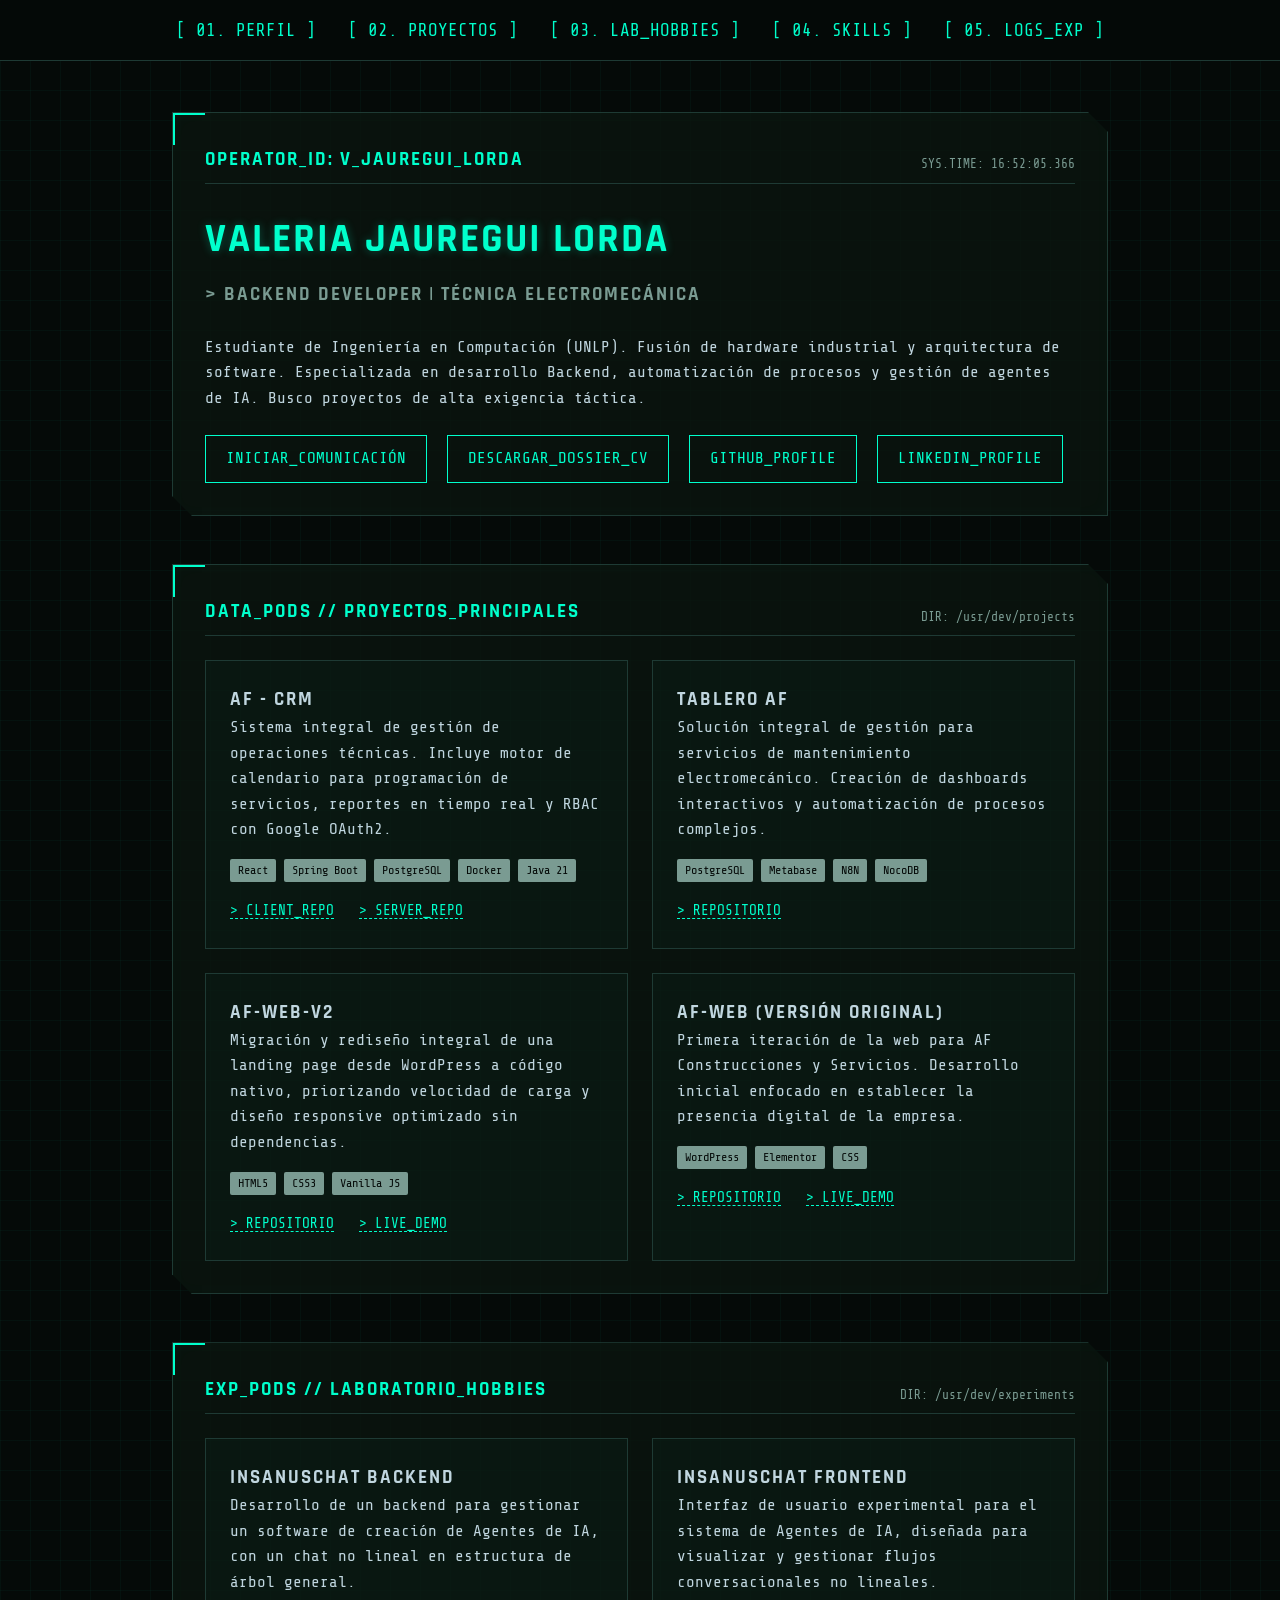
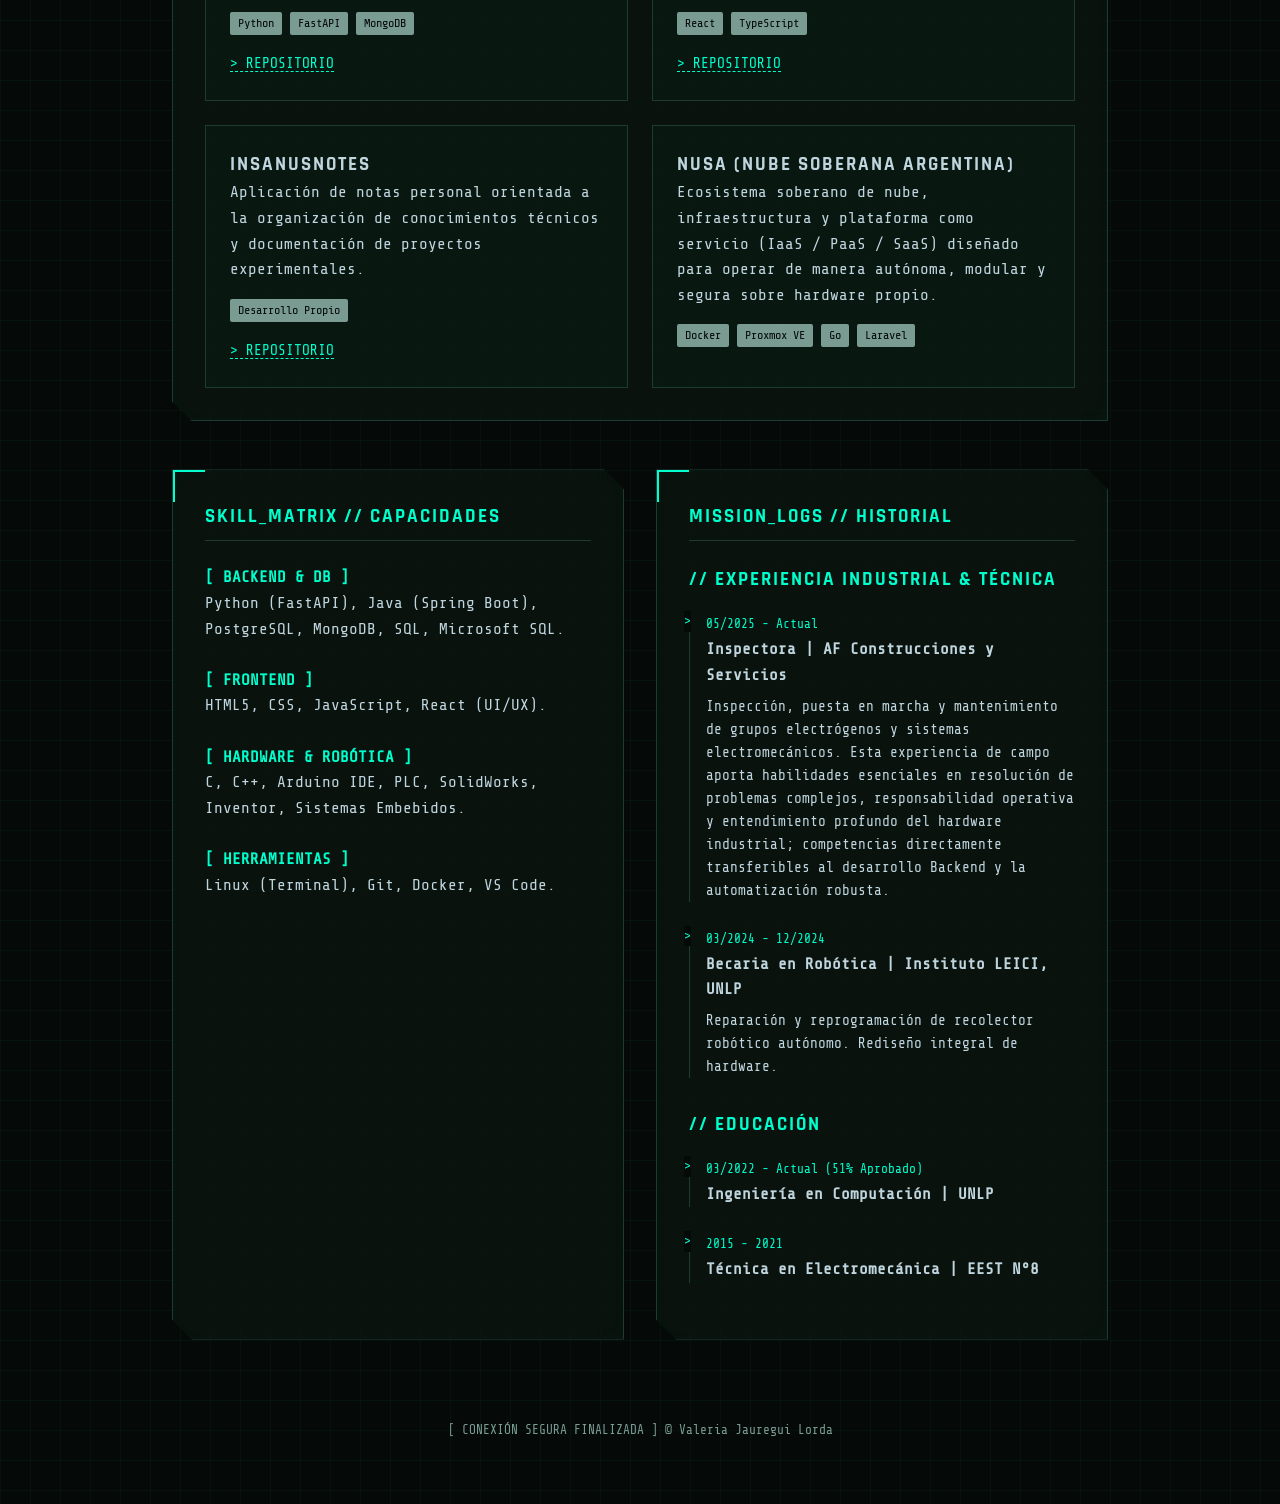
<file: index.html>
<!DOCTYPE html>
<html lang="es">

<head>
    <meta charset="UTF-8">
    <meta name="viewport" content="width=device-width, initial-scale=1.0">
    <title>Valeria Jauregui Lorda | Backend & Hardware</title>
    <link rel="icon" href="favicon.png" type="image/png">
    <link href="https://fonts.googleapis.com/css2?family=Share+Tech+Mono&family=Rajdhani:wght@500;600;700&display=swap"
        rel="stylesheet">

    <style>
        /* VARIABLES TÁCTICAS (Paleta GITS) */
        :root {
            --bg-color: #050a08;
            /* Negro verdoso profundo */
            --panel-bg: rgba(10, 20, 15, 0.85);
            --border-color: #1E3A34;
            --main-cyan: #00FFCC;
            /* Color principal HUD */
            --alert-red: #FF3366;
            --text-muted: #7A9B92;
            --text-light: #C0D6DF;
        }

        /* RESET Y BASE */
        * {
            margin: 0;
            padding: 0;
            box-sizing: border-box;
            scrollbar-width: thin;
            scrollbar-color: var(--main-cyan) var(--bg-color);
        }

        body {
            background-color: var(--bg-color);
            color: var(--text-light);
            font-family: 'Share Tech Mono', monospace;
            line-height: 1.6;
            background-image:
                linear-gradient(rgba(0, 255, 204, 0.03) 1px, transparent 1px),
                linear-gradient(90deg, rgba(0, 255, 204, 0.03) 1px, transparent 1px);
            background-size: 30px 30px;
            /* Cuadrícula táctica sutil */
        }

        h1,
        h2,
        h3 {
            font-family: 'Rajdhani', sans-serif;
            text-transform: uppercase;
            letter-spacing: 2px;
            color: var(--main-cyan);
        }

        a {
            color: var(--main-cyan);
            text-decoration: none;
            transition: 0.3s;
        }

        a:hover {
            color: var(--alert-red);
            text-shadow: 0 0 8px var(--alert-red);
        }

        /* NAVEGACIÓN CONTINUA (MoureDev Req) */
        nav {
            position: fixed;
            top: 0;
            width: 100%;
            background: rgba(5, 10, 8, 0.95);
            border-bottom: 1px solid var(--border-color);
            display: flex;
            justify-content: center;
            gap: 2rem;
            padding: 1rem;
            z-index: 1000;
            backdrop-filter: blur(5px);
        }

        nav a {
            font-size: 1.1rem;
            text-transform: uppercase;
        }

        /* CONTENEDOR PRINCIPAL */
        .container {
            max-width: 1000px;
            margin: 80px auto 0;
            padding: 2rem;
            display: flex;
            flex-direction: column;
            gap: 3rem;
        }

        /* PANELES HUD */
        .hud-panel {
            background: var(--panel-bg);
            border: 1px solid var(--border-color);
            padding: 2rem;
            position: relative;
            /* Esquinas cortadas estilo Cyberpunk */
            clip-path: polygon(0 0, calc(100% - 20px) 0, 100% 20px, 100% 100%, 20px 100%, 0 calc(100% - 20px));
            box-shadow: inset 0 0 20px rgba(0, 255, 204, 0.02);
        }

        /* Detalles de las esquinas del HUD */
        .hud-panel::before {
            content: '';
            position: absolute;
            top: 0;
            left: 0;
            width: 30px;
            height: 30px;
            border-top: 2px solid var(--main-cyan);
            border-left: 2px solid var(--main-cyan);
        }

        .panel-header {
            border-bottom: 1px solid var(--border-color);
            padding-bottom: 0.5rem;
            margin-bottom: 1.5rem;
            display: flex;
            justify-content: space-between;
            align-items: flex-end;
        }

        .sys-id {
            font-size: 0.8rem;
            color: var(--text-muted);
        }

        /* SECCIÓN HERO / SOBRE MÍ */
        .hero-section {
            display: flex;
            flex-direction: column;
            gap: 1.5rem;
            align-items: flex-start;
        }

        .hero-title h1 {
            font-size: 2.5rem;
            margin-bottom: 0.5rem;
            text-shadow: 0 0 10px rgba(0, 255, 204, 0.3);
        }

        .hero-title h2 {
            font-size: 1.2rem;
            color: var(--text-muted);
            margin-bottom: 1.5rem;
        }

        .btn-tactico {
            display: inline-block;
            padding: 10px 20px;
            border: 1px solid var(--main-cyan);
            color: var(--main-cyan);
            background: transparent;
            cursor: pointer;
            text-transform: uppercase;
            font-family: 'Share Tech Mono';
            transition: 0.2s;
            margin-right: 10px;
        }

        .btn-tactico:hover {
            background: var(--main-cyan);
            color: #000;
            box-shadow: 0 0 15px var(--main-cyan);
        }

        /* ESTRUCTURA DE COLUMNAS (Para Skills y Experiencia) */
        .grid-2 {
            display: grid;
            grid-template-columns: 1fr 1fr;
            gap: 2rem;
        }

        /* TARJETAS DE PROYECTOS */
        .project-grid {
            display: grid;
            grid-template-columns: repeat(auto-fit, minmax(300px, 1fr));
            gap: 1.5rem;
        }

        .project-card {
            border: 1px solid var(--border-color);
            padding: 1.5rem;
            background: rgba(0, 255, 204, 0.02);
            transition: 0.3s;
        }

        .project-card:hover {
            border-color: var(--main-cyan);
            background: rgba(0, 255, 204, 0.05);
        }

        .project-tech {
            display: flex;
            flex-wrap: wrap;
            gap: 0.5rem;
            margin: 1rem 0;
        }

        .tech-tag {
            font-size: 0.75rem;
            color: var(--bg-color);
            background: var(--text-muted);
            padding: 2px 8px;
            border-radius: 2px;
        }

        .project-links a {
            margin-right: 1rem;
            font-size: 0.9rem;
            border-bottom: 1px dashed var(--main-cyan);
        }

        /* LISTAS (Experiencia) */
        .timeline-item {
            margin-bottom: 1.5rem;
            border-left: 1px solid var(--border-color);
            padding-left: 1rem;
            position: relative;
        }

        .timeline-item::before {
            content: '>';
            position: absolute;
            left: -6px;
            top: 0;
            color: var(--main-cyan);
            background: var(--bg-color);
            font-size: 0.8rem;
        }

        .timeline-date {
            font-size: 0.8rem;
            color: var(--main-cyan);
        }

        /* Responsive */
        @media (max-width: 768px) {

            .grid-2 {
                grid-template-columns: 1fr;
            }

            nav {
                flex-wrap: wrap;
                gap: 0.5rem;
                padding: 0.5rem;
            }

            nav a {
                font-size: 0.9rem;
            }

            .container {
                padding: 1rem;
                margin-top: 120px;
            }

            .hud-panel {
                padding: 1.5rem;
            }

            .hero-title h1 {
                font-size: 2rem;
            }

            .btn-tactico {
                width: 100%;
                text-align: center;
                margin-right: 0;
            }
        }
    </style>
</head>

<body>

    <nav>
        <a href="#perfil">[ 01. PERFIL ]</a>
        <a href="#proyectos">[ 02. PROYECTOS ]</a>
        <a href="#hobbies">[ 03. LAB_HOBBIES ]</a>
        <a href="#skills">[ 04. SKILLS ]</a>
        <a href="#experiencia">[ 05. LOGS_EXP ]</a>
    </nav>

    <div class="container">

        <section id="perfil" class="hud-panel">
            <div class="panel-header">
                <h3>OPERATOR_ID: V_JAUREGUI_LORDA</h3>
                <span class="sys-id" id="sys-time">SYS.TIME: --:--:--</span>
            </div>
            <div class="hero-section">
                <div class="hero-title">
                    <h1>Valeria Jauregui Lorda</h1>
                    <h2>&gt; Backend Developer | Técnica Electromecánica</h2>
                    <p style="margin-bottom: 1.5rem;">
                        Estudiante de Ingeniería en Computación (UNLP). Fusión de hardware industrial y arquitectura de
                        software. Especializada en desarrollo Backend, automatización de procesos y gestión de agentes
                        de IA. Busco proyectos de alta exigencia táctica.
                    </p>
                    <div style="display: flex; flex-wrap: wrap; gap: 10px;">
                        <a href="mailto:valejlorda@insanustech.com.ar" class="btn-tactico">INICIAR_COMUNICACIÓN</a>
                        <a href="Valeria-Jauregui-Lorda-CV.pdf" target="_blank" class="btn-tactico">DESCARGAR_DOSSIER_CV</a>
                        <a href="https://github.com/ValeryJL" target="_blank" class="btn-tactico">GITHUB_PROFILE</a>
                        <a href="https://linkedin.com/in/ValeryJL/" target="_blank"
                            class="btn-tactico">LINKEDIN_PROFILE</a>
                    </div>
                </div>
            </div>
        </section>

        <section id="proyectos" class="hud-panel">
            <div class="panel-header">
                <h3>DATA_PODS // PROYECTOS_PRINCIPALES</h3>
                <span class="sys-id">DIR: /usr/dev/projects</span>
            </div>

            <div class="project-grid">

                <div class="project-card">
              	    <h3 style="color: var(--text-light)">AF - CRM</h3>
                    <p>Sistema integral de gestión de operaciones técnicas. Incluye motor 
			            de calendario para programación de servicios, reportes en tiempo real y RBAC con Google OAuth2.</p>
                    <div class="project-tech">
                    	<span class="tech-tag">React</span>
                	    <span class="tech-tag">Spring Boot</span>
                	    <span class="tech-tag">PostgreSQL</span>
                	    <span class="tech-tag">Docker</span>
                	    <span class="tech-tag">Java 21</span>
              	    </div>
              	    <div class="project-links">
                	    <a href="https://github.com/ValeryJL/af-crm-client" target="_blank">&gt; CLIENT_REPO</a>
                	    <a href="https://github.com/ValeryJL/af-crm-server" target="_blank">&gt; SERVER_REPO</a>
                    </div>
            	</div>
                
                <div class="project-card">
                    <h3 style="color: var(--text-light)">Tablero AF</h3>
                    <p>Solución integral de gestión para servicios de mantenimiento electromecánico. Creación de
                        dashboards interactivos y automatización de procesos complejos.</p>
                    <div class="project-tech">
                        <span class="tech-tag">PostgreSQL</span>
                        <span class="tech-tag">Metabase</span>
                        <span class="tech-tag">N8N</span>
                        <span class="tech-tag">NocoDB</span>
                    </div>
                    <div class="project-links">
                        <a href="https://github.com/ValeryJL/AF" target="_blank">&gt; REPOSITORIO</a>
                    </div>
                </div>

                <div class="project-card">
                    <h3 style="color: var(--text-light)">AF-web-v2</h3>
                    <p>Migración y rediseño integral de una landing page desde WordPress a código nativo, priorizando
                        velocidad de carga y diseño responsive optimizado sin dependencias.</p>
                    <div class="project-tech">
                        <span class="tech-tag">HTML5</span>
                        <span class="tech-tag">CSS3</span>
                        <span class="tech-tag">Vanilla JS</span>
                    </div>
                    <div class="project-links">
                        <a href="https://github.com/ValeryJL/AF-web-v2" target="_blank">&gt; REPOSITORIO</a>
                        <a href="https://af.valeryjl.com.ar/" target="_blank">&gt; LIVE_DEMO</a>
                    </div>
                </div>

                <div class="project-card">
                    <h3 style="color: var(--text-light)">AF-web (Versión Original)</h3>
                    <p>Primera iteración de la web para AF Construcciones y Servicios. Desarrollo inicial enfocado en
                        establecer la presencia digital de la empresa.</p>
                    <div class="project-tech">
                        <span class="tech-tag">WordPress</span>
                        <span class="tech-tag">Elementor</span>
                        <span class="tech-tag">CSS</span>
                    </div>
                    <div class="project-links">
                        <a href="https://github.com/ValeryJL/AF-web" target="_blank">&gt; REPOSITORIO</a>
                        <a href="https://afconstruccionesyservicios.com.ar/" target="_blank">&gt; LIVE_DEMO</a>
                    </div>
                </div>

            </div>
        </section>

        <section id="hobbies" class="hud-panel">
            <div class="panel-header">
                <h3>EXP_PODS // LABORATORIO_HOBBIES</h3>
                <span class="sys-id">DIR: /usr/dev/experiments</span>
            </div>

            <div class="project-grid">
                <div class="project-card">
                    <h3 style="color: var(--text-light)">InsanusChat Backend</h3>
                    <p>Desarrollo de un backend para gestionar un software de creación de Agentes de IA, con un chat no
                        lineal en estructura de árbol general.</p>
                    <div class="project-tech">
                        <span class="tech-tag">Python</span>
                        <span class="tech-tag">FastAPI</span>
                        <span class="tech-tag">MongoDB</span>
                    </div>
                    <div class="project-links">
                        <a href="https://github.com/ValeryJL/InsanusChat_Backend" target="_blank">&gt; REPOSITORIO</a>
                    </div>
                </div>

                <div class="project-card">
                    <h3 style="color: var(--text-light)">InsanusChat Frontend</h3>
                    <p>Interfaz de usuario experimental para el sistema de Agentes de IA, diseñada para visualizar y
                        gestionar flujos conversacionales no lineales.</p>
                    <div class="project-tech">
                        <span class="tech-tag">React</span>
                        <span class="tech-tag">TypeScript</span>
                    </div>
                    <div class="project-links">
                        <a href="https://github.com/ValeryJL/InsanusChat_Frontend" target="_blank">&gt; REPOSITORIO</a>
                    </div>
                </div>

                <div class="project-card">
                    <h3 style="color: var(--text-light)">InsanusNotes</h3>
                    <p>Aplicación de notas personal orientada a la organización de conocimientos técnicos y
                        documentación de proyectos experimentales.</p>
                    <div class="project-tech">
                        <span class="tech-tag">Desarrollo Propio</span>
                    </div>
                    <div class="project-links">
                        <a href="https://github.com/ValeryJL/InsanusNotes" target="_blank">&gt; REPOSITORIO</a>
                    </div>
                </div>

                <div class="project-card">
                    <h3 style="color: var(--text-light)">NuSA (Nube Soberana Argentina)</h3>
                    <p>Ecosistema soberano de nube, infraestructura y plataforma como servicio (IaaS / PaaS / SaaS) diseñado para operar de manera autónoma, modular y segura sobre hardware propio.</p>
                    <div class="project-tech">
                        <span class="tech-tag">Docker</span>
                        <span class="tech-tag">Proxmox VE</span>
                        <span class="tech-tag">Go</span>
                        <span class="tech-tag">Laravel</span>
                    </div>
                </div>
            </div>
        </section>

        <div class="grid-2">

            <section id="skills" class="hud-panel">
                <div class="panel-header">
                    <h3>SKILL_MATRIX // CAPACIDADES</h3>
                </div>
                <div>
                    <p><strong style="color:var(--main-cyan)">[ BACKEND & DB ]</strong><br>
                        Python (FastAPI), Java (Spring Boot), PostgreSQL, MongoDB, SQL, Microsoft SQL.</p><br>

                    <p><strong style="color:var(--main-cyan)">[ FRONTEND ]</strong><br>
                        HTML5, CSS, JavaScript, React (UI/UX).</p><br>

                    <p><strong style="color:var(--main-cyan)">[ HARDWARE & ROBÓTICA ]</strong><br>
                        C, C++, Arduino IDE, PLC, SolidWorks, Inventor, Sistemas Embebidos.</p><br>

                    <p><strong style="color:var(--main-cyan)">[ HERRAMIENTAS ]</strong><br>
                        Linux (Terminal), Git, Docker, VS Code.</p>
                </div>
            </section>

            <section id="experiencia" class="hud-panel">
                <div class="panel-header">
                    <h3>MISSION_LOGS // HISTORIAL</h3>
                </div>

                <h3 style="margin-bottom: 1rem;">// EXPERIENCIA INDUSTRIAL & TÉCNICA</h3>
                <div class="timeline-item">
                    <span class="timeline-date">05/2025 - Actual</span>
                    <h4>Inspectora | AF Construcciones y Servicios</h4>
                    <p style="font-size: 0.9rem; margin-top: 0.4rem;">Inspección, puesta en marcha y mantenimiento de
                        grupos electrógenos y sistemas electromecánicos. Esta experiencia de campo aporta habilidades
                        esenciales en resolución de problemas complejos, responsabilidad operativa y entendimiento
                        profundo del hardware industrial; competencias directamente transferibles al desarrollo Backend
                        y la automatización robusta.</p>
                </div>
                <div class="timeline-item">
                    <span class="timeline-date">03/2024 - 12/2024</span>
                    <h4>Becaria en Robótica | Instituto LEICI, UNLP</h4>
                    <p style="font-size: 0.9rem; margin-top: 0.4rem;">Reparación y reprogramación de recolector robótico
                        autónomo. Rediseño integral de hardware.</p>
                </div>

                <h3 style="margin-bottom: 1rem; margin-top: 2rem;">// EDUCACIÓN</h3>
                <div class="timeline-item">
                    <span class="timeline-date">03/2022 - Actual (51% Aprobado)</span>
                    <h4>Ingeniería en Computación | UNLP</h4>
                </div>
                <div class="timeline-item">
                    <span class="timeline-date">2015 - 2021</span>
                    <h4>Técnica en Electromecánica | EEST N°8</h4>
                </div>
            </section>

        </div>

        <footer style="text-align: center; padding: 2rem; color: var(--text-muted); font-size: 0.8rem;">
            [ CONEXIÓN SEGURA FINALIZADA ] &copy; Valeria Jauregui Lorda
        </footer>

    </div>

    <script>
        // Actualiza el reloj del sistema para darle inmersión
        function updateTime() {
            const now = new Date();
            const timeString = now.toLocaleTimeString('es-AR', { hour12: false });
            const ms = now.getMilliseconds().toString().padStart(3, '0');
            document.getElementById('sys-time').innerText = `SYS.TIME: ${timeString}.${ms}`;
        }
        setInterval(updateTime, 50);

        // Scroll suave al hacer clic en los enlaces de la navbar
        document.querySelectorAll('nav a').forEach(anchor => {
            anchor.addEventListener('click', function (e) {
                e.preventDefault();
                const targetId = this.getAttribute('href');
                const targetElement = document.querySelector(targetId);
                // Ajuste para que la navbar fija no tape el título
                window.scrollTo({
                    top: targetElement.offsetTop - 100,
                    behavior: 'smooth'
                });
            });
        });
    </script>
</body>

</html>
</file>
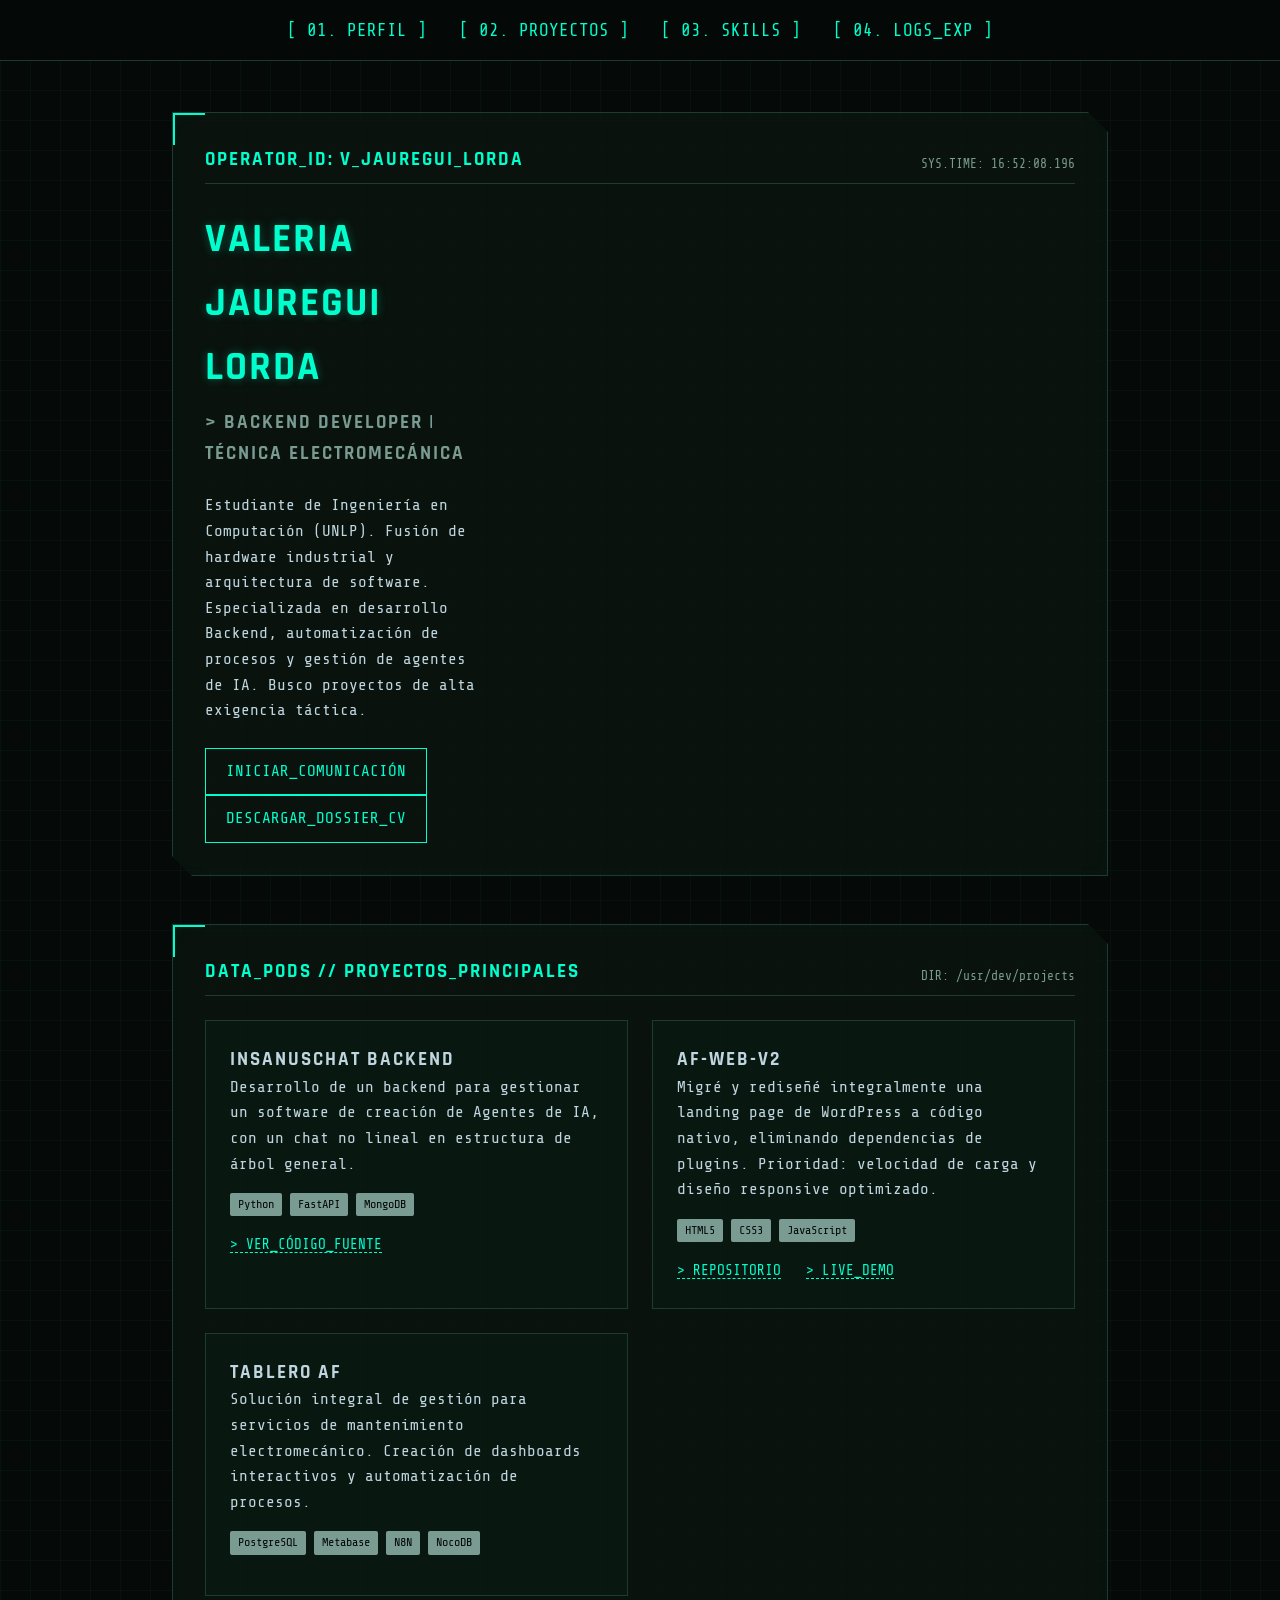
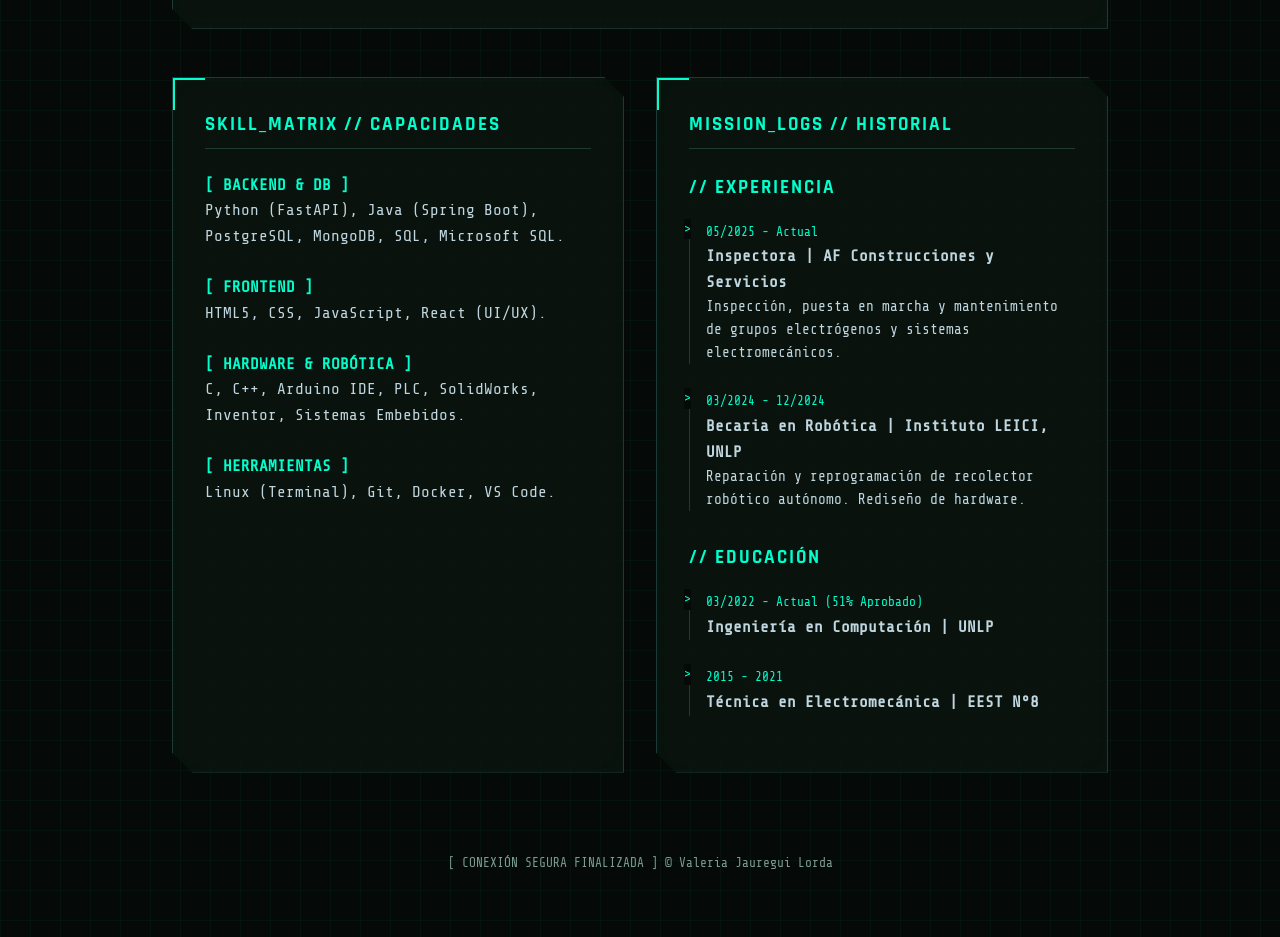
<file: modelo.html>
<!DOCTYPE html>
<html lang="es">
<head>
    <meta charset="UTF-8">
    <meta name="viewport" content="width=device-width, initial-scale=1.0">
    <title>Valeria Jauregui Lorda | Backend & Hardware</title>
    <link href="https://fonts.googleapis.com/css2?family=Share+Tech+Mono&family=Rajdhani:wght@500;600;700&display=swap" rel="stylesheet">
    
    <style>
        /* VARIABLES TÁCTICAS (Paleta GITS) */
        :root {
            --bg-color: #050a08; /* Negro verdoso profundo */
            --panel-bg: rgba(10, 20, 15, 0.85);
            --border-color: #1E3A34;
            --main-cyan: #00FFCC; /* Color principal HUD */
            --alert-red: #FF3366;
            --text-muted: #7A9B92;
            --text-light: #C0D6DF;
        }

        /* RESET Y BASE */
        * {
            margin: 0; padding: 0; box-sizing: border-box;
            scrollbar-width: thin; scrollbar-color: var(--main-cyan) var(--bg-color);
        }
        
        body {
            background-color: var(--bg-color);
            color: var(--text-light);
            font-family: 'Share Tech Mono', monospace;
            line-height: 1.6;
            background-image: 
                linear-gradient(rgba(0, 255, 204, 0.03) 1px, transparent 1px),
                linear-gradient(90deg, rgba(0, 255, 204, 0.03) 1px, transparent 1px);
            background-size: 30px 30px; /* Cuadrícula táctica sutil */
        }

        h1, h2, h3 { font-family: 'Rajdhani', sans-serif; text-transform: uppercase; letter-spacing: 2px; color: var(--main-cyan); }
        a { color: var(--main-cyan); text-decoration: none; transition: 0.3s; }
        a:hover { color: var(--alert-red); text-shadow: 0 0 8px var(--alert-red); }

        /* NAVEGACIÓN CONTINUA (MoureDev Req) */
        nav {
            position: fixed; top: 0; width: 100%;
            background: rgba(5, 10, 8, 0.95);
            border-bottom: 1px solid var(--border-color);
            display: flex; justify-content: center; gap: 2rem;
            padding: 1rem; z-index: 1000;
            backdrop-filter: blur(5px);
        }
        nav a { font-size: 1.1rem; text-transform: uppercase; }

        /* CONTENEDOR PRINCIPAL */
        .container { max-width: 1000px; margin: 80px auto 0; padding: 2rem; display: flex; flex-direction: column; gap: 3rem; }

        /* PANELES HUD */
        .hud-panel {
            background: var(--panel-bg);
            border: 1px solid var(--border-color);
            padding: 2rem;
            position: relative;
            /* Esquinas cortadas estilo Cyberpunk */
            clip-path: polygon(0 0, calc(100% - 20px) 0, 100% 20px, 100% 100%, 20px 100%, 0 calc(100% - 20px));
            box-shadow: inset 0 0 20px rgba(0, 255, 204, 0.02);
        }
        
        /* Detalles de las esquinas del HUD */
        .hud-panel::before {
            content: ''; position: absolute; top: 0; left: 0; width: 30px; height: 30px;
            border-top: 2px solid var(--main-cyan); border-left: 2px solid var(--main-cyan);
        }

        .panel-header {
            border-bottom: 1px solid var(--border-color);
            padding-bottom: 0.5rem; margin-bottom: 1.5rem;
            display: flex; justify-content: space-between; align-items: flex-end;
        }
        .sys-id { font-size: 0.8rem; color: var(--text-muted); }

        /* SECCIÓN HERO / SOBRE MÍ */
        .hero-section { display: grid; grid-template-columns: 1fr 2fr; gap: 2rem; align-items: center; }
        .hero-title h1 { font-size: 2.5rem; margin-bottom: 0.5rem; text-shadow: 0 0 10px rgba(0,255,204,0.3); }
        .hero-title h2 { font-size: 1.2rem; color: var(--text-muted); margin-bottom: 1.5rem; }
        
        .btn-tactico {
            display: inline-block; padding: 10px 20px;
            border: 1px solid var(--main-cyan); color: var(--main-cyan);
            background: transparent; cursor: pointer; text-transform: uppercase;
            font-family: 'Share Tech Mono'; transition: 0.2s;
            margin-right: 10px;
        }
        .btn-tactico:hover { background: var(--main-cyan); color: #000; box-shadow: 0 0 15px var(--main-cyan); }

        /* ESTRUCTURA DE COLUMNAS (Para Skills y Experiencia) */
        .grid-2 { display: grid; grid-template-columns: 1fr 1fr; gap: 2rem; }

        /* TARJETAS DE PROYECTOS */
        .project-grid { display: grid; grid-template-columns: repeat(auto-fit, minmax(300px, 1fr)); gap: 1.5rem; }
        .project-card {
            border: 1px solid var(--border-color); padding: 1.5rem;
            background: rgba(0, 255, 204, 0.02); transition: 0.3s;
        }
        .project-card:hover { border-color: var(--main-cyan); background: rgba(0, 255, 204, 0.05); }
        .project-tech { display: flex; flex-wrap: wrap; gap: 0.5rem; margin: 1rem 0; }
        .tech-tag {
            font-size: 0.75rem; color: var(--bg-color); background: var(--text-muted);
            padding: 2px 8px; border-radius: 2px;
        }
        .project-links a { margin-right: 1rem; font-size: 0.9rem; border-bottom: 1px dashed var(--main-cyan); }

        /* LISTAS (Experiencia) */
        .timeline-item { margin-bottom: 1.5rem; border-left: 1px solid var(--border-color); padding-left: 1rem; position: relative;}
        .timeline-item::before {
            content: '>'; position: absolute; left: -6px; top: 0; color: var(--main-cyan); background: var(--bg-color); font-size: 0.8rem;
        }
        .timeline-date { font-size: 0.8rem; color: var(--main-cyan); }

        /* Responsive */
        @media (max-width: 768px) {
            .hero-section, .grid-2 { grid-template-columns: 1fr; }
            nav { flex-wrap: wrap; gap: 1rem; }
        }
    </style>
</head>
<body>

    <nav>
        <a href="#perfil">[ 01. PERFIL ]</a>
        <a href="#proyectos">[ 02. PROYECTOS ]</a>
        <a href="#skills">[ 03. SKILLS ]</a>
        <a href="#experiencia">[ 04. LOGS_EXP ]</a>
    </nav>

    <div class="container">

        <section id="perfil" class="hud-panel">
            <div class="panel-header">
                <h3>OPERATOR_ID: V_JAUREGUI_LORDA</h3>
                <span class="sys-id" id="sys-time">SYS.TIME: --:--:--</span>
            </div>
            <div class="hero-section">
                <div class="hero-title">
                    <h1>Valeria Jauregui Lorda</h1>
                    <h2>&gt; Backend Developer | Técnica Electromecánica</h2>
                    <p style="margin-bottom: 1.5rem;">
                        Estudiante de Ingeniería en Computación (UNLP). Fusión de hardware industrial y arquitectura de software. Especializada en desarrollo Backend, automatización de procesos y gestión de agentes de IA. Busco proyectos de alta exigencia táctica.
                    </p>
                    <a href="mailto:valejlorda@gmail.com" class="btn-tactico">INICIAR_COMUNICACIÓN</a>
                    <a href="ruta-a-tu-cv.pdf" target="_blank" class="btn-tactico">DESCARGAR_DOSSIER_CV</a>
                </div>
            </div>
        </section>

        <section id="proyectos" class="hud-panel">
            <div class="panel-header">
                <h3>DATA_PODS // PROYECTOS_PRINCIPALES</h3>
                <span class="sys-id">DIR: /usr/dev/projects</span>
            </div>
            
            <div class="project-grid">
                <div class="project-card">
                    <h3 style="color: var(--text-light)">InsanusChat Backend</h3>
                    <p>Desarrollo de un backend para gestionar un software de creación de Agentes de IA, con un chat no lineal en estructura de árbol general.</p>
                    <div class="project-tech">
                        <span class="tech-tag">Python</span>
                        <span class="tech-tag">FastAPI</span>
                        <span class="tech-tag">MongoDB</span>
                    </div>
                    <div class="project-links">
                        <a href="https://github.com/ValeryJL/InsanusChat_Backend" target="_blank">&gt; VER_CÓDIGO_FUENTE</a>
                    </div>
                </div>

                <div class="project-card">
                    <h3 style="color: var(--text-light)">AF-web-v2</h3>
                    <p>Migré y rediseñé integralmente una landing page de WordPress a código nativo, eliminando dependencias de plugins. Prioridad: velocidad de carga y diseño responsive optimizado.</p>
                    <div class="project-tech">
                        <span class="tech-tag">HTML5</span>
                        <span class="tech-tag">CSS3</span>
                        <span class="tech-tag">JavaScript</span>
                    </div>
                    <div class="project-links">
                        <a href="https://github.com/ValeryJL/AF-web-v2" target="_blank">&gt; REPOSITORIO</a>
                        <a href="https://valeryjl.github.io/AF-web-v2/" target="_blank">&gt; LIVE_DEMO</a>
                    </div>
                </div>

                <div class="project-card">
                    <h3 style="color: var(--text-light)">Tablero AF</h3>
                    <p>Solución integral de gestión para servicios de mantenimiento electromecánico. Creación de dashboards interactivos y automatización de procesos.</p>
                    <div class="project-tech">
                        <span class="tech-tag">PostgreSQL</span>
                        <span class="tech-tag">Metabase</span>
                        <span class="tech-tag">N8N</span>
                        <span class="tech-tag">NocoDB</span>
                    </div>
                </div>
            </div>
        </section>

        <div class="grid-2">
            
            <section id="skills" class="hud-panel">
                <div class="panel-header">
                    <h3>SKILL_MATRIX // CAPACIDADES</h3>
                </div>
                <div>
                    <p><strong style="color:var(--main-cyan)">[ BACKEND & DB ]</strong><br>
                    Python (FastAPI), Java (Spring Boot), PostgreSQL, MongoDB, SQL, Microsoft SQL.</p><br>
                    
                    <p><strong style="color:var(--main-cyan)">[ FRONTEND ]</strong><br>
                    HTML5, CSS, JavaScript, React (UI/UX).</p><br>
                    
                    <p><strong style="color:var(--main-cyan)">[ HARDWARE & ROBÓTICA ]</strong><br>
                    C, C++, Arduino IDE, PLC, SolidWorks, Inventor, Sistemas Embebidos.</p><br>

                    <p><strong style="color:var(--main-cyan)">[ HERRAMIENTAS ]</strong><br>
                    Linux (Terminal), Git, Docker, VS Code.</p>
                </div>
            </section>

            <section id="experiencia" class="hud-panel">
                <div class="panel-header">
                    <h3>MISSION_LOGS // HISTORIAL</h3>
                </div>
                
                <h3 style="margin-bottom: 1rem;">// EXPERIENCIA</h3>
                <div class="timeline-item">
                    <span class="timeline-date">05/2025 - Actual</span>
                    <h4>Inspectora | AF Construcciones y Servicios</h4>
                    <p style="font-size: 0.9rem">Inspección, puesta en marcha y mantenimiento de grupos electrógenos y sistemas electromecánicos.</p>
                </div>
                <div class="timeline-item">
                    <span class="timeline-date">03/2024 - 12/2024</span>
                    <h4>Becaria en Robótica | Instituto LEICI, UNLP</h4>
                    <p style="font-size: 0.9rem">Reparación y reprogramación de recolector robótico autónomo. Rediseño de hardware.</p>
                </div>

                <h3 style="margin-bottom: 1rem; margin-top: 2rem;">// EDUCACIÓN</h3>
                <div class="timeline-item">
                    <span class="timeline-date">03/2022 - Actual (51% Aprobado)</span>
                    <h4>Ingeniería en Computación | UNLP</h4>
                </div>
                <div class="timeline-item">
                    <span class="timeline-date">2015 - 2021</span>
                    <h4>Técnica en Electromecánica | EEST N°8</h4>
                </div>
            </section>

        </div>
        
        <footer style="text-align: center; padding: 2rem; color: var(--text-muted); font-size: 0.8rem;">
            [ CONEXIÓN SEGURA FINALIZADA ] &copy; Valeria Jauregui Lorda
        </footer>

    </div>

    <script>
        // Actualiza el reloj del sistema para darle inmersión
        function updateTime() {
            const now = new Date();
            const timeString = now.toLocaleTimeString('es-AR', { hour12: false });
            const ms = now.getMilliseconds().toString().padStart(3, '0');
            document.getElementById('sys-time').innerText = `SYS.TIME: ${timeString}.${ms}`;
        }
        setInterval(updateTime, 50);

        // Scroll suave al hacer clic en los enlaces de la navbar
        document.querySelectorAll('nav a').forEach(anchor => {
            anchor.addEventListener('click', function(e) {
                e.preventDefault();
                const targetId = this.getAttribute('href');
                const targetElement = document.querySelector(targetId);
                // Ajuste para que la navbar fija no tape el título
                window.scrollTo({
                    top: targetElement.offsetTop - 100,
                    behavior: 'smooth'
                });
            });
        });
    </script>
</body>
</html>
</file>
